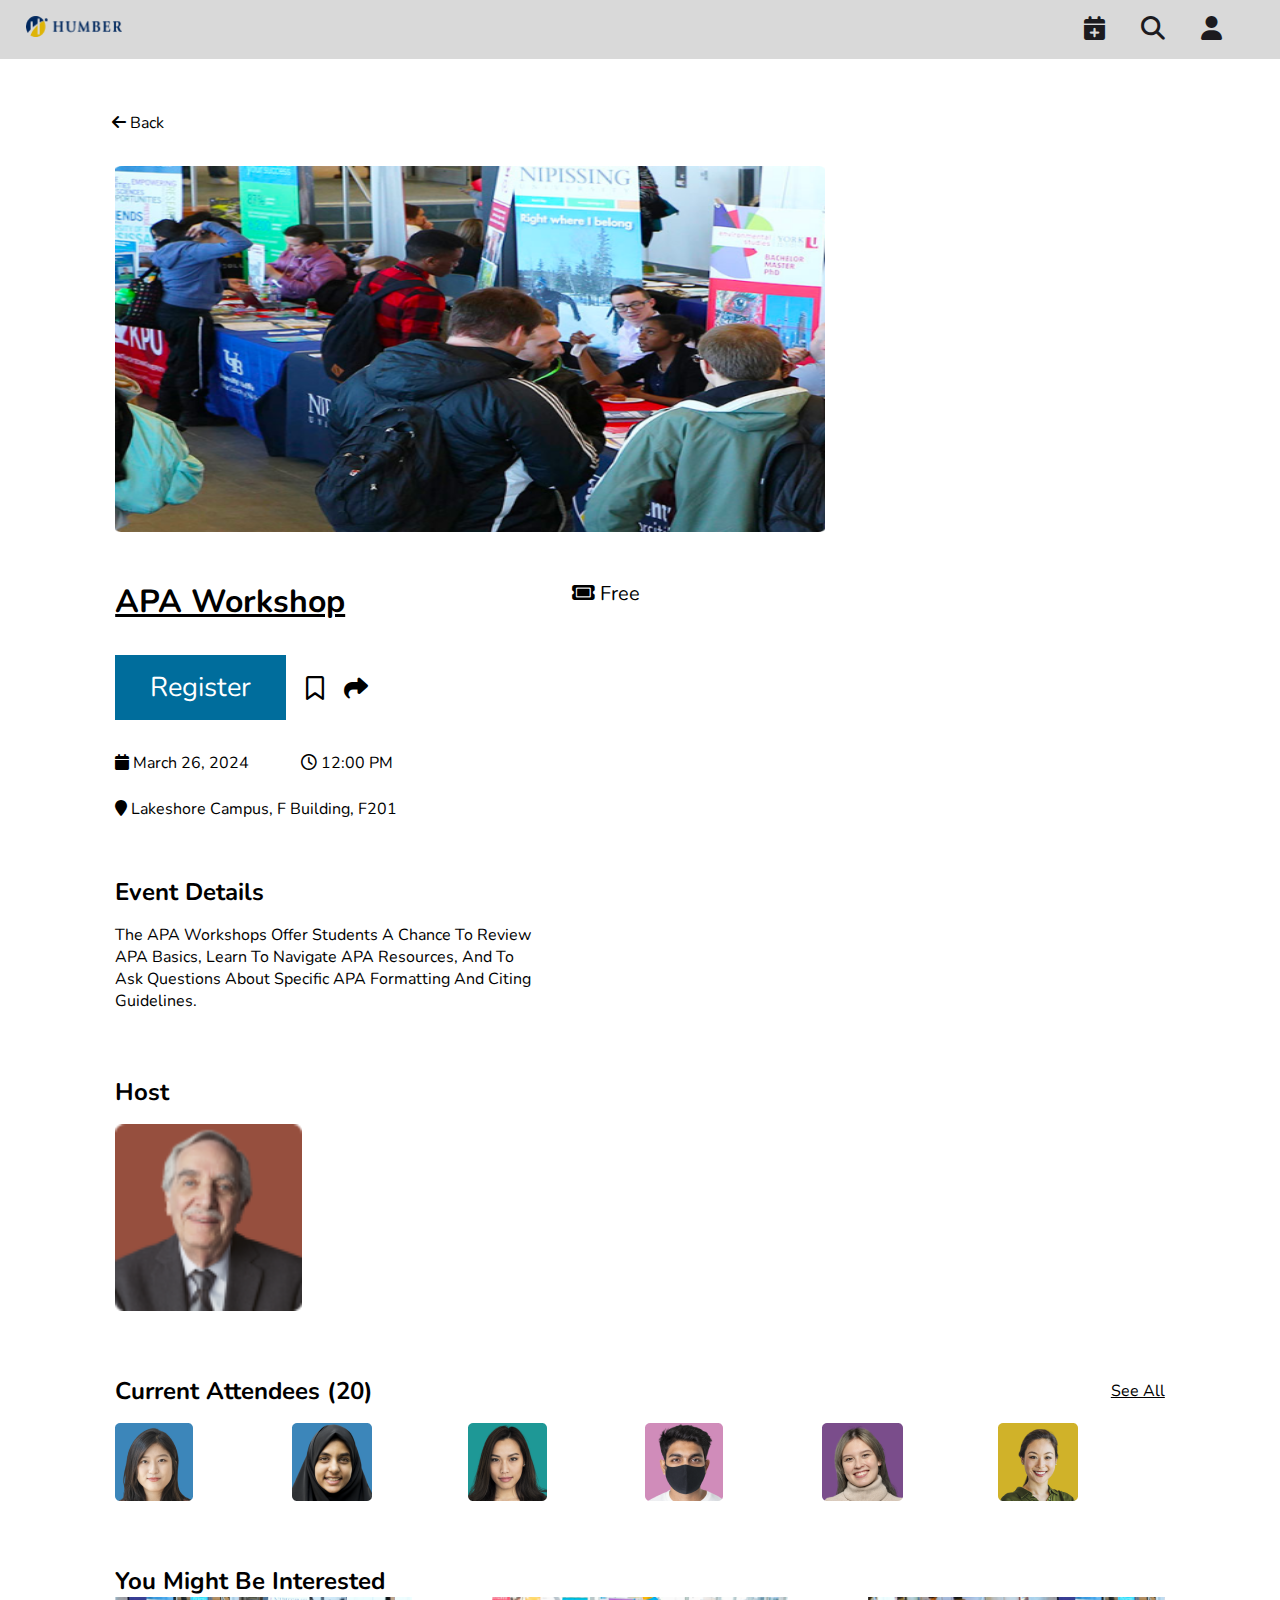
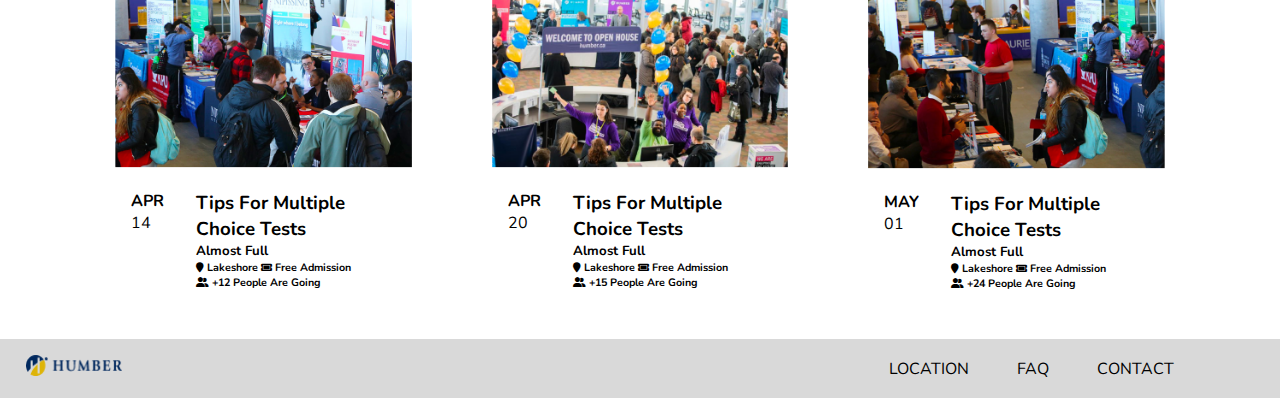
<file: index.html>
<!DOCTYPE html>
<html lang="en">
<head>
  <meta charset="UTF-8">
  <meta name="viewport" content="width=device-width, initial-scale=1.0">
  <!-- Font Awesome -->
  <link rel="stylesheet" href="https://cdnjs.cloudflare.com/ajax/libs/font-awesome/6.5.1/css/all.min.css"/>
  <!-- custom css file -->
  <link rel="stylesheet" href="css/style.css"/>
  <title>Event Website</title>
</head>
<body>
  <!-- Header section start -->
  <header>
    <a class="navbar-brand" href="#">
      <img src="images/Humber_Logo.png" class="logo" alt="logo" />
    </a>
    <div class="icons">
      <i class="fas fa-calendar-plus"></i>
      <i class="fas fa-search" id="search-btn"></i>
      <i class="fas fa-user" id="login-btn"></i>
    </div>
    <form action="" class="search-bar-container">
      <input type="search" id="search-bar" placeholder="search here...">
      <label for="search-bar" class="fas fa-search"></label>
    </form>
  </header>
  <!-- Header section end -->

  <!-- login form container -->
  <div class="login-form-container">
    <i class="fas fa-times" id="form-close"></i>
    <form action="">
      <h3>login</h3>
      <input type="email" class="box" placeholder="enter your Humber email">
      <input type="password" class="box" placeholder="enter your password">
      <input type="submit" value="login now" class="btn">
      <input type="checkbox" id="remember">
      <label for="remember">Remember me</label>
      <p>forget password? <a href="#">click here</a></p>
      <p>don't have an account? <a href="#">register now</a></p>
    </form>
  </div>
  <!-- login form container end -->
  <!-- Back section start -->
  <div class="back-btn">
    <a href="#" class="back-link"><i class="fa-solid fa-arrow-left"></i> Back</a>
  </div>
  <!-- Back section end -->
  <!-- information section start -->
  <section id="info" class="info">
    <div class="row">
      <div class="img-event">
        <img src="images/Mask group.png" alt="Popular">
      </div>
      <div class="event-info">
        <div class="event-name">
          <h1><a href="https://humber.ca/today/events/i-m-too-busy-how-manage-your-time-57001">APA Workshop</a></h1>
          <p><i class="fa-solid fa-ticket"></i> Free</p>
        </div>
        <div class="event-submit">
          <form action="./register.html"><input type="submit" class="btn" value="Register"></form>  
          <i id="bookmarkIcon" class="fa-regular fa-bookmark" onclick="toggleBookmark()"></i>
          <i id="shareIcon" class="fa-solid fa-share"></i>
        </div>
        <div class="contact-info">
          <ul class="list-unstyled">
            <li><i class="fa fa-calendar" aria-hidden="true"></i> March 26, 2024 <i class="fa-regular fa-clock clock"></i> 12:00 PM </li>
            <li><i class="fa fa-map-marker"></i> Lakeshore Campus, F Building, F201<br>
          </ul>
        </div>
      </div>
    </div>
  </section>
  <!-- information section end -->
  <!-- Details section start -->
  <section id="description" class="description">
    <div class="row">
      <div class="event-description">
        <h2>Event Details</h2>
        <p>The APA workshops offer students a chance to review APA basics, learn to navigate APA resources, and to ask questions about specific APA formatting and citing guidelines.</p>
      </div>
    </div>
  </section>
  <!-- Details section end -->
  <!-- Host section starts -->
  <section id="host" class="host">
    <div class="row">
      <div class="event-host">
        <h2>Host</h2>
        <img src="images/Rectangle1.png" alt="Host" />
      </div>
    </div>
  </section>
  <!-- Host section end -->
  <!-- Attendees section starts -->
  <section class="attendees" id="attendees">
    <div class="event-attendees">
      <h2>Current Attendees (20)</h2>
      <p><a href="#">See all</a></p>
    </div>
    <div class="img-attendees">
      <img src="images/Rectangle2.png" alt="Host" />
      <img src="images/Rectangle3.png" alt="Host" />
      <img src="images/Rectangle4.png" alt="Host" />
      <img src="images/Rectangle5.png" alt="Host" />
      <img src="images/Rectangle6.png" alt="Host" />
      <img src="images/Rectangle7.png" alt="Host" />
    </div>
  </section>
  <!-- Attendees section ends -->
  <!-- Interested section start -->
  <section class="interested" id="interested">
    <div class="row">
      <div class="event-host">
        <h2>You Might Be Interested</h2>
      </div>
    <div class="container">
      <div class="item">
        <img src="images/image8.png" alt="">
        <div class="description">
          <div class="left">
            <h4>APR</h4>
            <p>14</p>
          </div>
          <div class="right">
            <h3>Tips for Multiple Choice Tests</h3>
            <h5>Almost Full</h5>
            <h6><i class="fa fa-map-marker"></i> Lakeshore <i class="fa-solid fa-ticket"></i> Free Admission</h6>
            <h6><i class="fa-solid fa-user-group"></i> +12 people are going </h6>
          </div>
        </div>
      </div>
      <div class="item">
        <img src="images/image9.png" alt="">
        <div class="description">
          <div class="left">
            <h4>APR</h4>
            <p>20</p>
          </div>
          <div class="right">
            <h3>Tips for Multiple Choice Tests</h3>
            <h5>Almost Full</h5>
            <h6><i class="fa fa-map-marker"></i> Lakeshore <i class="fa-solid fa-ticket"></i> Free Admission</h6>
            <h6><i class="fa-solid fa-user-group"></i> +15 people are going </h6>
          </div>
        </div>
      </div>
      <div class="item">
        <img src="images/image10.png" alt="">
        <div class="description">
          <div class="left">
            <h4>MAY</h4>
            <p>01</p>
          </div>
          <div class="right">
            <h3>Tips for Multiple Choice Tests</h3>
            <h5>Almost Full</h5>
            <h6><i class="fa fa-map-marker"></i> Lakeshore <i class="fa-solid fa-ticket"></i> Free Admission</h6>
            <h6><i class="fa-solid fa-user-group"></i> +24 people are going </h6>
          </div>
        </div>
      </div>
    </div>
  </section>
  <!-- Interested section ends -->
  <!-- Footer section start -->
  <footer class="footer">
    <a class="navbar-brand" href="#">
      <img src="images/Humber_Logo.png" class="logo" alt="logo" />
      
    </a>
    <div class="footer-menu">
      <ul>
        <li><a href="#">LOCATION</a></li>
        <li><a href="#">FAQ</a></li>
        <li><a href="#">CONTACT</a></li>
      </ul>
    </div>
  </footer>
  <!-- Footer section end -->


  <!-- swiper js -->
  <!-- <script src="https://cdn.jsdelivr.net/npm/swiper@11/swiper-bundle.min.js"></script> -->
  <script src="https://unpkg.com/swiper/swiper-bundle.min.js"></script>
  <!-- custom js file link -->
  <script>
    function toggleBookmark() {
        const bookmarkIcon = document.getElementById('bookmarkIcon');

        // Toggle between regular and solid bookmark icons
        if (bookmarkIcon.classList.contains('fa-regular')) {
            bookmarkIcon.classList.remove('fa-regular');
            bookmarkIcon.classList.add('fa-solid');
        } else {
            bookmarkIcon.classList.remove('fa-solid');
            bookmarkIcon.classList.add('fa-regular');
        }
    }
  </script>
  <script src="js/main.js"></script>
</body>
</html>
</file>
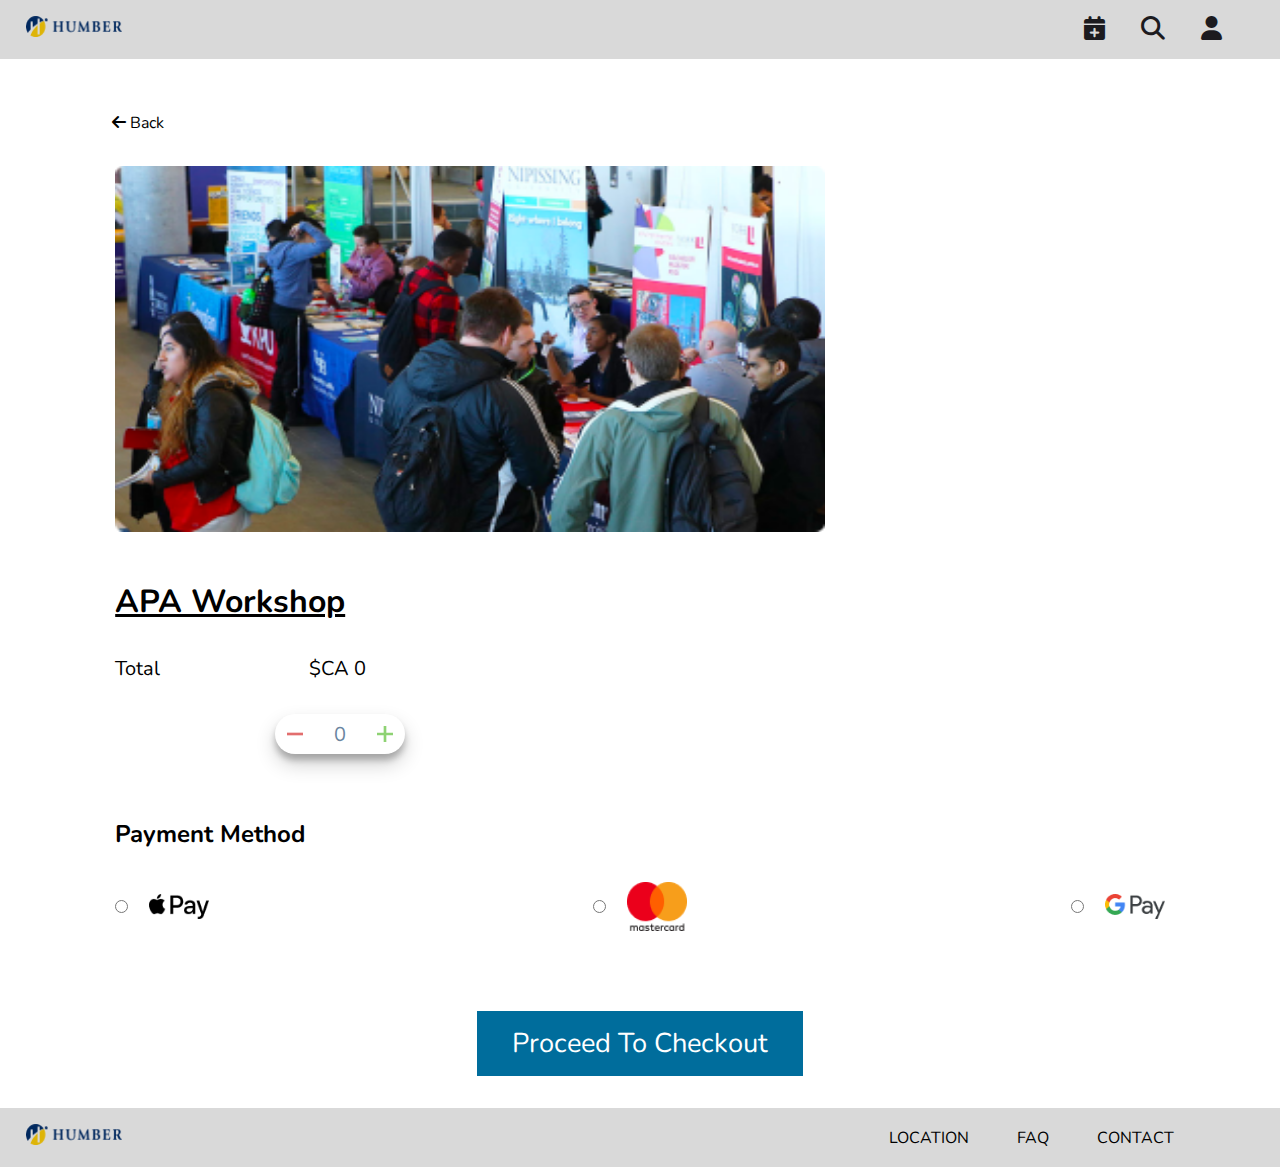
<file: register.html>
<!DOCTYPE html>
<html lang="en">
<head>
  <meta charset="UTF-8">
  <meta name="viewport" content="width=device-width, initial-scale=1.0">
  <!-- Font Awesome -->
  <link rel="stylesheet" href="https://cdnjs.cloudflare.com/ajax/libs/font-awesome/6.5.1/css/all.min.css"/>
  <!-- custom css file -->
  <link rel="stylesheet" href="css/style.css"/>
  <title>Registeration</title>
</head>
<body>
  <!-- Header section start -->
  <header>
    <div id="menu-bar" class="fas fa-bars"></div>
    <a class="navbar-brand" href="#">
      <img src="images/Humber_Logo.png" class="logo" alt="logo" />
    </a>
    <div class="icons">
      <i class="fas fa-calendar-plus"></i>
      <i class="fas fa-search" id="search-btn"></i>
      <i class="fas fa-user" id="login-btn"></i>
    </div>
    <form action="" class="search-bar-container">
      <input type="search" id="search-bar" placeholder="search here...">
      <label for="search-bar" class="fas fa-search"></label>
    </form>
  </header>
  <!-- Header section end -->
  
  <!-- login form container -->
  <div class="login-form-container">
    <i class="fas fa-times" id="form-close"></i>
    <form action="">
      <h3>login</h3>
      <input type="email" class="box" placeholder="enter your Humber email">
      <input type="password" class="box" placeholder="enter your password">
      <input type="submit" value="login now" class="btn">
      <input type="checkbox" id="remember">
      <label for="remember">Remember me</label>
      <p>forget password? <a href="#">click here</a></p>
      <p>don't have an account? <a href="#">register now</a></p>
    </form>
  </div>
  <!-- login form container end -->

  <!-- Back section start -->
  <div class="back-btn">
    <a href="./index.html" class="back-link"><i class="fa-solid fa-arrow-left"></i> Back</a>
  </div>
  <!-- Back section end -->
  <section id="info" class="info">
    <div class="row">
      <div class="img-event">
        <img src="images/event.png" alt="Popular">
      </div>
      <div class="event-info">
        <div class="event-name">
          <h1><a href="https://humber.ca/today/events/i-m-too-busy-how-manage-your-time-57001">APA Workshop</a></h1>
        </div>
        <div class="event-amount">
          <p>Total<span> $CA 0</span></p>
        </div>
        <div class="counter">
          <button class="counter__button counter__button--decrement">
            <svg
              class='minus'
              xmlns='http://www.w3.org/2000/svg'
              width='16'
              height='16'
              viewBox='0 0 24 24'
            >
              <path d='M0 10h24v4h-24z' />
            </svg>
            <span class="bullet bullet--left"></span>
          </button>
          <div class="counter__count">
            <span class="number">0</span>
          </div>
          <button class="counter__button counter__button--increment">    
            <svg
              class='plus'
              xmlns='http://www.w3.org/2000/svg'
              width='16'
              height='16'
              viewBox='0 0 24 24'
            >
              <path d='M24 10h-10v-10h-4v10h-10v4h10v10h4v-10h10z' />
            </svg>
            <svg
              class='bullet bullet--right'
              xmlns='http://www.w3.org/2000/svg'
              width='8'
              height='8'
              viewBox='0 0 24 24'
            >
              <path d='M24 10h-10v-10h-4v10h-10v4h10v10h4v-10h10z' />
            </svg>
          </button>
        </div>
      </div>
    </div>
  </section>
  
  <section >
    <div class="card-body">
      <h2>Payment Method</h2>
      <div class="payment-methods">
        <label>
          <input type="radio" name="payment" value="googlepay">
          <img src="images/International(1).png" alt="Google Pay">
        </label>
        <label>
          <input type="radio" name="payment" value="creditcard">
          <img src="images/International(2).png" alt="Credit Card">
        </label>
        <label>
          <input type="radio" name="payment" value="applepay">
          <img src="images/International.png" alt="Apple Pay">
        </label>
      </div>      
    </div>
    <div class="proceed-btn">
      <form action="./payment.html"><input type="submit" class="btn" value="Proceed to Checkout"></form>
    </div>
  </section>


    <!-- Footer section start -->
  <footer class="footer">
    <a class="navbar-brand" href="#">
      <img src="images/Humber_Logo.png" class="logo" alt="logo" />
      
    </a>
    <div class="footer-menu">
      <ul>
        <li><a href="#">LOCATION</a></li>
        <li><a href="#">FAQ</a></li>
        <li><a href="#">CONTACT</a></li>
      </ul>
    </div>
  </footer>
  <!-- Footer section end -->
  
  

    <!-- custom js file link -->
    <script src="js/main.js"></script>
  </body>
  </html>
</file>
<file: css/style.css>
@import url('https://fonts.googleapis.com/css2?family=Nunito:wght@200;300;400;600;700&display=swap');
@import url('https://fonts.googleapis.com/css2?family=Oswald:wght@200;300;400;500;600;700&display=swap');


:root {
  /* Background Color */
  --primary-color: #021832;
  --secondary-color: #006D9C;
  --bg-color: #f4f4f4;
  --bg-white: #fff;
  --bg-black: #000;
  /* Text Style */
  --primary-font: 'Nunito', sans-serif;
  --secondary-font: 'Oswald', sans-serif;
  --primary-text: #021832;
  --secondary-text: #caa169;
  --text-white: #fff;
  --text-black: #000;
  --text-gray: #e4e4e4;
}

*{
  font-family: var(--primary-font);
  margin: 0;
  padding: 0;
  box-sizing: border-box;
  text-transform: capitalize;
  outline: none;
  border: none;
  text-decoration: none;
  transition: all .2s linear;
}

*::selection {
  background: var(--secondary-color);
  color: #fff;
}

html {
  /* font-size: 90%; */
  overflow-x: hidden;
  scroll-padding-top: 6rem;
  scroll-behavior: smooth;
}

ul, li {
  list-style-type: none;
}

section {
  padding: 2rem 9%;
}

a {
  text-decoration: none;
  color: black;
}

.btn {
  display: inline-block;
  /* margin-top: 1rem; */
  background: var(--secondary-color);
  color: #fff;
  padding: .7rem 2rem;
  border: .2rem solid var(--secondary-color);
  cursor: pointer;
  font-size: 1.7rem;
}

.btn:hover {
  background: rgba(255, 165, 0, .2);
  color: var(--secondary-color);
}

header {
  position: fixed;
  top: 0; left: 0; right: 0;
  background: #D9D9D9;
  z-index: 1000;
  display: flex;
  align-items: center;
  justify-content: space-between;
  padding: 1rem 2%;
}

header .logo {
  width: 96px;
  height: 21px;
}

header .icons i {
  font-size: 1.5rem;
  color: #1C1B1F;
  cursor: pointer;
  margin-right: 2rem;
}

header .icons i:hover {
  color: var(--secondary-color);
}

header .search-bar-container {
  position: absolute;
  top: 100%;
  left: 0; right: 0;
  padding: 1.5rem 2rem;
  background: #333;
  border-top: .1rem solid rgba(255, 255, 255, .2);
  display: flex;
  align-items: center;
  z-index: 1001;
  clip-path: polygon(0 0, 100% 0, 100% 0, 0 0);
}

header .search-bar-container.active {
  clip-path: polygon(0 0, 100% 0, 100% 100%, 0 100%);
}

header .search-bar-container #search-bar {
  width: 100%;
  padding: 1rem;
  text-transform: none;
  color: #333;
  font-size: 1.7rem;
  border-radius: .5rem;
}

header .search-bar-container label {
  color: #fff;
  cursor: pointer;
  font-size: 3rem;
  margin-left: 1.5rem;
}

header .search-bar-container label:hover {
  color: var(--orange);
}

/* Header */

.login-form-container {
  position: fixed;
  top: -120%; 
  left: 0;
  z-index: 10000;
  min-height: 100vh;
  width: 100%;
  background: rgba(0, 0, 0, .7);
  display: flex;
  align-items: center;
  justify-content: center;
}

.login-form-container.active {
  top: 0;
}

.login-form-container form {
  margin: 2rem;
  padding: 1.5rem 2rem;
  border-radius: .5rem;
  background: #fff;
  width: 50rem;
}

.login-form-container form h3 {
  font-size: 3rem;
  color: #444;
  text-transform: uppercase;
  text-align: center;
  padding: 1rem 0;
}

.login-form-container form .box {
  width: 100%;
  padding: 1rem;
  font-size: 1.7rem;
  color: #333;
  margin: 0.6rem 0;
  border: .1rem solid rgba(0, 0, 0, 0.3);
  text-transform: none;
}

.login-form-container form .box:focus {
  border-color: var(--secondary-color);
}

.login-form-container form #remember {
  margin: 2rem 0;
}

.login-form-container form label {
  font-size: 1.5rem;
}

.login-form-container form .btn {
  display: block;
  width: 100%;
}

.login-form-container form p {
  padding: 0.5rem 0;
  font-size: 1.5rem;
  color: #666;
}

.login-form-container form p a {
  color: var(--secondary-color);
}

.login-form-container form p a:hover {
  color: #333;
  text-decoration: underline;
}

.login-form-container #form-close {
  position: absolute;
  top: 2rem;
  right: 3rem;
  font-size: 5rem;
  color: #fff;
  cursor: pointer;
}

#menu-bar {
  color: #fff;
  border: .1rem solid #fff;
  border-radius: .5rem;
  font-size: 3rem;
  padding: .5rem 1.2rem;
  cursor: pointer;
  display: none;
}

.back-btn {
  display: block;
  position: relative;
  text-align: left;
  margin: 7rem 2% 0 7rem;
  font-size: 1rem;
  color: #1A1A1A;
}

.info .row {
  display: grid;
  grid-template-columns: 1fr 1fr;
  grid-gap: 5px;
  align-items: center;
}

.info .row img {
  width: 100%;
  height: 100%;
}

.info .row .img-event {
  width: 710px;
  height: 366px;
}

.contact-info li a {
  color: var(--secondary-color);
}

.contact-info .list-unstyled .clock {
  padding-left: 3rem;
}

.event-info {
  width: 100%;
  display: flex;
  flex-direction: column;
  gap: 2rem;
}

.event-name {
  display: flex;
  flex-direction: row;
  justify-content: space-between;
}

.event-name h1 {
  font-size: 2rem;
  font-weight: bolder;
  text-decoration: underline;
}

.event-name p {
  font-size: 20px;
}

.event-submit {
  display: flex;
  align-content: center;
  gap: 20px;
}

.event-submit i {
  display: flex;
  align-items: center;
  font-size: 24px;
}

#bookmarkIcon, 
#shareIcon {
  cursor: pointer;
}

.contact-info ul li {
  margin-bottom: 1.5rem;
  list-style: none;
}

.contact-info ul li .line {
  margin-left: 16px;
}

section#description {
  padding-top: 0;
}

.description .row .event-description {
  display: flex;
  gap: 1rem;
  flex-direction: column;
  padding-top: 0;
  width: 40%;

}

section.host .row .event-host {
  display: flex;
  flex-direction: column;
  gap: 1rem;
}

section.host .row .event-host img {
  display: block;
  width: 187px;
  height: 187px;
}

section.attendees {
  display: flex;
  flex-direction: column;
  gap: 1rem;
}

section.attendees .event-attendees {
  display: flex;
  align-items: center;
  justify-content: space-between;
}

section.attendees .event-attendees p {
  text-decoration: underline;
}

section.attendees .img-attendees {
  display: grid;
  grid-template-columns: repeat(auto-fit, minmax(100px, 1fr));
  grid-gap: 10px;
}

section.attendees .img-attendees img {
  max-width: 100%; 
  height: auto;
}

.footer {
  display: flex;
  align-items: center;
  background: #D9D9D9;
  z-index: 1000;
  display: flex;
  align-items: center;
  justify-content: space-between;
  padding: 1rem 2%;
}

.footer .logo {
  width: 96px;
  height: 21px;
}

.footer-menu ul {
  display: flex;
  flex-direction: row;
  gap: 3rem;
  padding-right: 5rem;
} 

.event-info .event-amount {
  font-size: 20px;
}

.event-info .event-amount span {
  padding-left: 9rem;
}

.payment-methods {
  display: flex;
  justify-content: space-between;
  margin-top: 2rem;
}

.payment-methods label {
  display: flex;
  gap: 1rem;
  flex-direction: row;
  align-items: center;
  cursor: pointer; /* Show pointer cursor on hover */
}

.payment-methods input[type="radio"] {
  margin-right: 5px; /* Add spacing between radio button and icon */
  cursor: pointer; /* Show pointer cursor on hover */
}

.payment-methods img {
  width: 60px; /* Set a fixed width for the icon */
  height: auto; /* Maintain aspect ratio */
}

.proceed-btn {
  margin-top: 5rem;
  text-align: center;
}

.required {
  background-color: #FFCDD2; /* Light red */
}

/* Style for the asterisk (*) indicating required fields */
.required-indicator::after {
  content: '*';
  color: red;
  margin-left: 5px;
}

.container {
  display: grid;
  grid-template-columns: repeat(3, 1fr); /* Three columns */
  gap: 5rem; /* Gap between grid items */
}

.item {
  width: 100%; /* Full width for each item */
}

/* Example styling for images */
.item img {
  width: 100%; /* Ensure images fill their container */
  height: auto; /* Maintain aspect ratio */
}

section#interested .container .item .description {
  display: flex;
  gap: 2rem;
  margin: 1rem 1rem;
}

section#interested .container .item .description .right {
  display: flex;
  flex-direction: column;
}
section#interested .container .item .description .right i {
  font-size: 10px;
}

section#biling {
  margin: 2rem auto;
  width: 60%;
}

/* -------------------3------------------ */
input[type=text],input[type=password], input[type=email], select,textarea {
  width: 100%;
  padding: 12px; 
  border: 1px solid #ccc; 
  border-radius: 4px;
  box-shadow: 0 .125rem .25rem rgb(34 30 31 / 40%);
}
 
select {
  width:76.6em;
  padding: 12px; 
  border: 1px solid #ccc; 
  border-radius: 4px; 
}

input[type=date], textarea {
  padding: 12px;
  border: 1px solid #ccc; 
  border-radius: 4px; 
 
}

.form-biling h2 {
  margin: 1rem 0;
  text-align: center;
}

.submit-btn {
  margin-top: 2rem;
  text-align: center;
}







/* media queries */
@media (max-width:1400px) {
  html {
    overflow-x: hidden;
    scroll-padding-top: 6rem;
    scroll-behavior: smooth;
  }
  .info .row {
    display: grid;
    grid-template-columns: 50%;
    gap: 3rem;
    align-items: center;
  }
  .event-info {
    width: 100%;
    display: flex;
    flex-direction: column;
    gap: 2rem;
  }
}

@media (max-width:991px) {
  header {
    padding: 1rem;
  }
  section {
    padding: 2rem;
  }
}

@media (max-width:768px) {
  header {
    padding: 1rem;
  }
  #menu-bar {
    display: initial;
  }
}

@media (max-width:450px) {
  
}

@media (max-width: 826px) {
  section.attendees .img-attendees img {
    max-width: 60%; /* Ensure images don't exceed their container's width */
    height: auto; /* Maintain aspect ratio */
  }
}

.counter {
  background-color: #fff;
  border-radius: 25px;
  padding: 4px;
  display: flex;
  align-items: center;
  width: 100%;
  max-width: 130px;
  box-shadow: 0 10px 20px rgba(0, 0, 0, 0.19), 0 6px 6px rgba(0, 0, 0, 0.23);
  margin-left: 10rem;
}
.counter__button {
  width: 32px;
  height: 32px;
  background-color: transparent;
  border-radius: 100%;
  border: 0;
  transition: all 0.2s linear;
  outline: none;
  cursor: pointer;
  padding: 4px;
  display: flex;
  align-items: center;
  justify-content: center;
  position: relative;
}
.counter__button .bullet {
  display: block;
  position: absolute;
  opacity: 0;
}
.counter__button--decrement {
  color: #e26e6e;
  font-size: 32px;
}
.counter__button--decrement .minus {
  fill: #e26e6e;
  transition: all 0.2s linear;
  transform-origin: center left;
  position: relative;
}
.counter__button--decrement .bullet {
  background-color: #e26e6e;
  height: 2px;
  right: 0;
  width: 6px;
}
.counter__button--decrement.shooting .minus {
  -webkit-animation: shoot-left 0.3s ease;
          animation: shoot-left 0.3s ease;
}
.counter__button--decrement.shooting .bullet {
  -webkit-animation: bullet-left 0.3s linear forwards;
          animation: bullet-left 0.3s linear forwards;
}
.counter__button--decrement:hover {
  background-color: #e26e6e;
}
.counter__button--decrement:hover .minus {
  fill: #fff;
}
.counter__button--increment {
  color: #8ed273;
}
.counter__button--increment .plus {
  fill: #8ed273;
  transition: all 0.2s linear;
  transform-origin: center right;
}
.counter__button--increment .bullet {
  fill: #8ed273;
  left: 0;
}
.counter__button--increment.shooting .plus {
  -webkit-animation: shoot-right 0.3s ease;
          animation: shoot-right 0.3s ease;
}
.counter__button--increment.shooting .bullet {
  -webkit-animation: bullet-right 0.3s linear forwards;
          animation: bullet-right 0.3s linear forwards;
}
.counter__button--increment:hover {
  background-color: #8ed273;
}
.counter__button--increment:hover .plus {
  fill: #fff;
}
.counter__count {
  flex: 1;
  display: flex;
  align-items: center;
  justify-content: center;
}
.counter__count .number {
  font-size: 20px;
  letter-spacing: 0.8px;
  color: #6a85a0;
}

@-webkit-keyframes shoot-left {
  40% {
    transform: rotateZ(-30deg) translateX(-3px);
  }
  100% {
    transform: rotateZ(0) translateX(0);
  }
}

@keyframes shoot-left {
  40% {
    transform: rotateZ(-30deg) translateX(-3px);
  }
  100% {
    transform: rotateZ(0) translateX(0);
  }
}
@-webkit-keyframes shoot-right {
  40% {
    transform: rotateZ(30deg) translateX(3px);
  }
  100% {
    transform: rotateZ(0) translateX(0);
  }
}
@keyframes shoot-right {
  40% {
    transform: rotateZ(30deg) translateX(3px);
  }
  100% {
    transform: rotateZ(0) translateX(0);
  }
}
@-webkit-keyframes bullet-left {
  0% {
    opacity: 1;
    transform: translateX(0);
  }
  70% {
    opacity: 0.2;
    transform: translateX(32px);
  }
  100% {
    opacity: 0;
    transform: translateX(32px);
  }
}
@keyframes bullet-left {
  0% {
    opacity: 1;
    transform: translateX(0);
  }
  70% {
    opacity: 0.2;
    transform: translateX(32px);
  }
  100% {
    opacity: 0;
    transform: translateX(32px);
  }
}
@-webkit-keyframes bullet-right {
  0% {
    opacity: 1;
    transform: translateX(0);
  }
  70% {
    opacity: 0.5;
    transform: translateX(-32px);
  }
  100% {
    transform: translateX(-32px);
    opacity: 0;
  }
}
@keyframes bullet-right {
  0% {
    opacity: 1;
    transform: translateX(0);
  }
  70% {
    opacity: 0.5;
    transform: translateX(-32px);
  }
  100% {
    transform: translateX(-32px);
    opacity: 0;
  }
}
@-webkit-keyframes decrement {
  20% {
    color: #e26e6e;
  }
  60% {
    transform: rotateZ(15deg) translateX(3px) translateY(-3px);
  }
  100% {
    transform: rotateZ(0) translateX(0);
  }
}
@keyframes decrement {
  20% {
    color: #e26e6e;
  }
  60% {
    transform: rotateZ(15deg) translateX(3px) translateY(-3px);
  }
  100% {
    transform: rotateZ(0) translateX(0);
  }
}
@-webkit-keyframes increment {
  20% {
    color: #8ed273;
  }
  60% {
    transform: rotateZ(-15deg) translateX(-3px) translateY(-3px);
  }
  100% {
    transform: rotateZ(0) translateX(0);
  }
}
@keyframes increment {
  20% {
    color: #8ed273;
  }
  60% {
    transform: rotateZ(-15deg) translateX(-3px) translateY(-3px);
  }
  100% {
    transform: rotateZ(0) translateX(0);
  }
}
</file>
